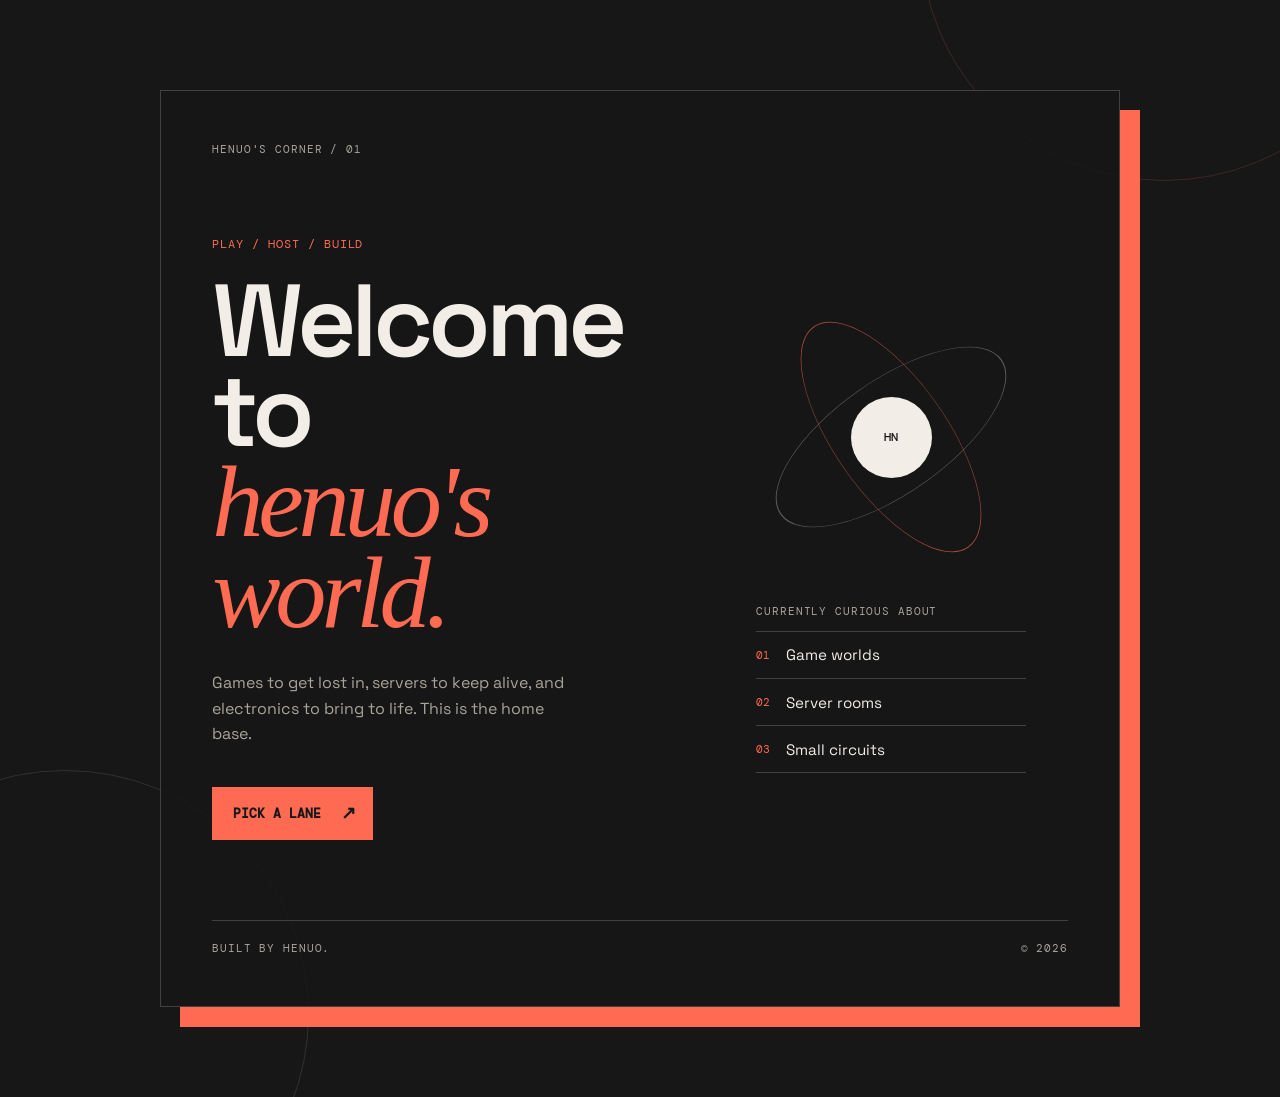
<file: Index.html>
<!DOCTYPE html>
<html lang="en">
  <head>
    <meta charset="UTF-8" />
    <meta name="viewport" content="width=device-width, initial-scale=1.0" />
    <meta name="description" content="The personal corner of henuo: games, servers, and electronics." />
    <title>henuo / Play, host, build</title>
    <link rel="stylesheet" href="CSS/style.css" />
    <script src="JS/script.js" defer></script>
  </head>
  <body>
    <main class="page-shell">
      <section class="welcome-panel" aria-labelledby="page-title">
        <div class="panel-topline">
          <span class="eyebrow">henuo's corner / 01</span>
        </div>

        <div class="content-grid">
          <div class="intro">
            <p class="kicker">Play / host / build</p>
            <h1 id="page-title">Welcome to<br /><em>henuo's world.</em></h1>
            <p class="intro-copy">
              Games to get lost in, servers to keep alive, and electronics to
              bring to life. This is the home base.
            </p>
            <a class="action-button" href="HTML/explore.html">
              <span>Pick a lane</span>
              <span class="button-arrow" aria-hidden="true">&#8599;</span>
            </a>
          </div>

          <div class="identity-mark">
            <div class="orbital-mark" aria-hidden="true">
              <span class="orbit orbit-one"></span>
              <span class="orbit orbit-two"></span>
              <span class="core">HN</span>
            </div>
            <p class="identity-label">Currently curious about</p>
            <ul class="interest-list">
              <li><span>01</span>Game worlds</li>
              <li><span>02</span>Server rooms</li>
              <li><span>03</span>Small circuits</li>
            </ul>
          </div>
        </div>

        <footer class="panel-footer">
          <span>Built by henuo.</span>
          <span>&copy; <span id="year"></span></span>
        </footer>
      </section>
    </main>
  </body>
</html>
</file>
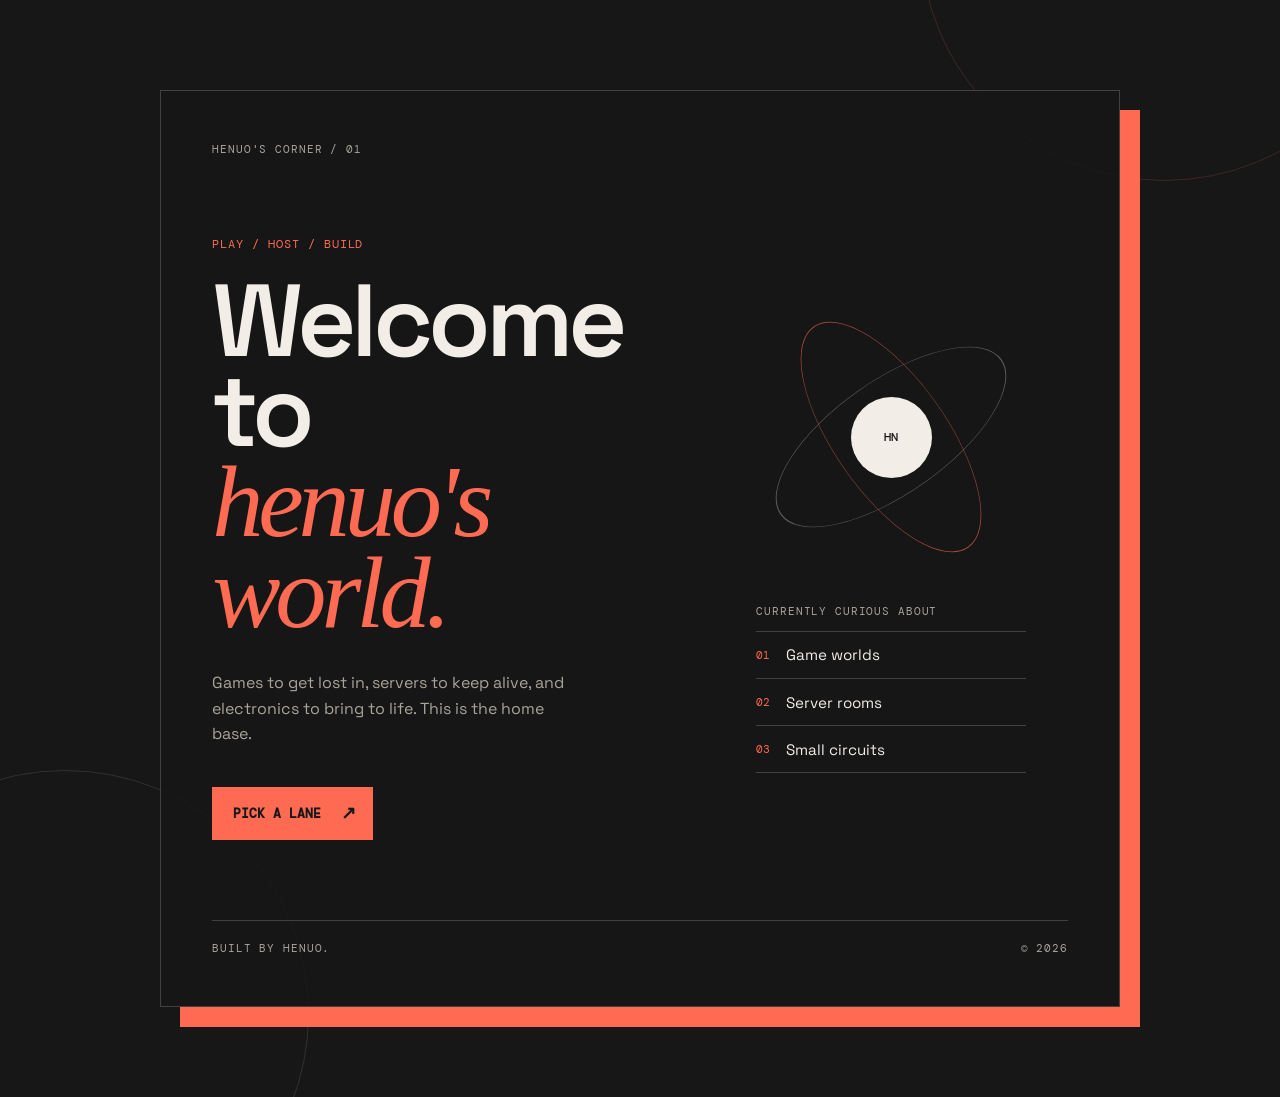
<file: index.html>
<!DOCTYPE html>
<html lang="en">
  <head>
    <meta charset="UTF-8" />
    <meta name="viewport" content="width=device-width, initial-scale=1.0" />
    <meta name="description" content="The personal corner of henuo: games, servers, and electronics." />
    <title>henuo / Play, host, build</title>
    <link rel="stylesheet" href="CSS/style.css" />
    <script src="JS/script.js" defer></script>
  </head>
  <body>
    <main class="page-shell">
      <section class="welcome-panel" aria-labelledby="page-title">
        <div class="panel-topline">
          <span class="eyebrow">henuo's corner / 01</span>
        </div>

        <div class="content-grid">
          <div class="intro">
            <p class="kicker">Play / host / build</p>
            <h1 id="page-title">Welcome to<br /><em>henuo's world.</em></h1>
            <p class="intro-copy">
              Games to get lost in, servers to keep alive, and electronics to
              bring to life. This is the home base.
            </p>
            <a class="action-button" href="HTML/explore.html">
              <span>Pick a lane</span>
              <span class="button-arrow" aria-hidden="true">&#8599;</span>
            </a>
          </div>

          <div class="identity-mark">
            <div class="orbital-mark" aria-hidden="true">
              <span class="orbit orbit-one"></span>
              <span class="orbit orbit-two"></span>
              <span class="core">HN</span>
            </div>
            <p class="identity-label">Currently curious about</p>
            <ul class="interest-list">
              <li><span>01</span>Game worlds</li>
              <li><span>02</span>Server rooms</li>
              <li><span>03</span>Small circuits</li>
            </ul>
          </div>
        </div>

        <footer class="panel-footer">
          <span>Built by henuo.</span>
          <span>&copy; <span id="year"></span></span>
        </footer>
      </section>
    </main>
  </body>
</html>
</file>
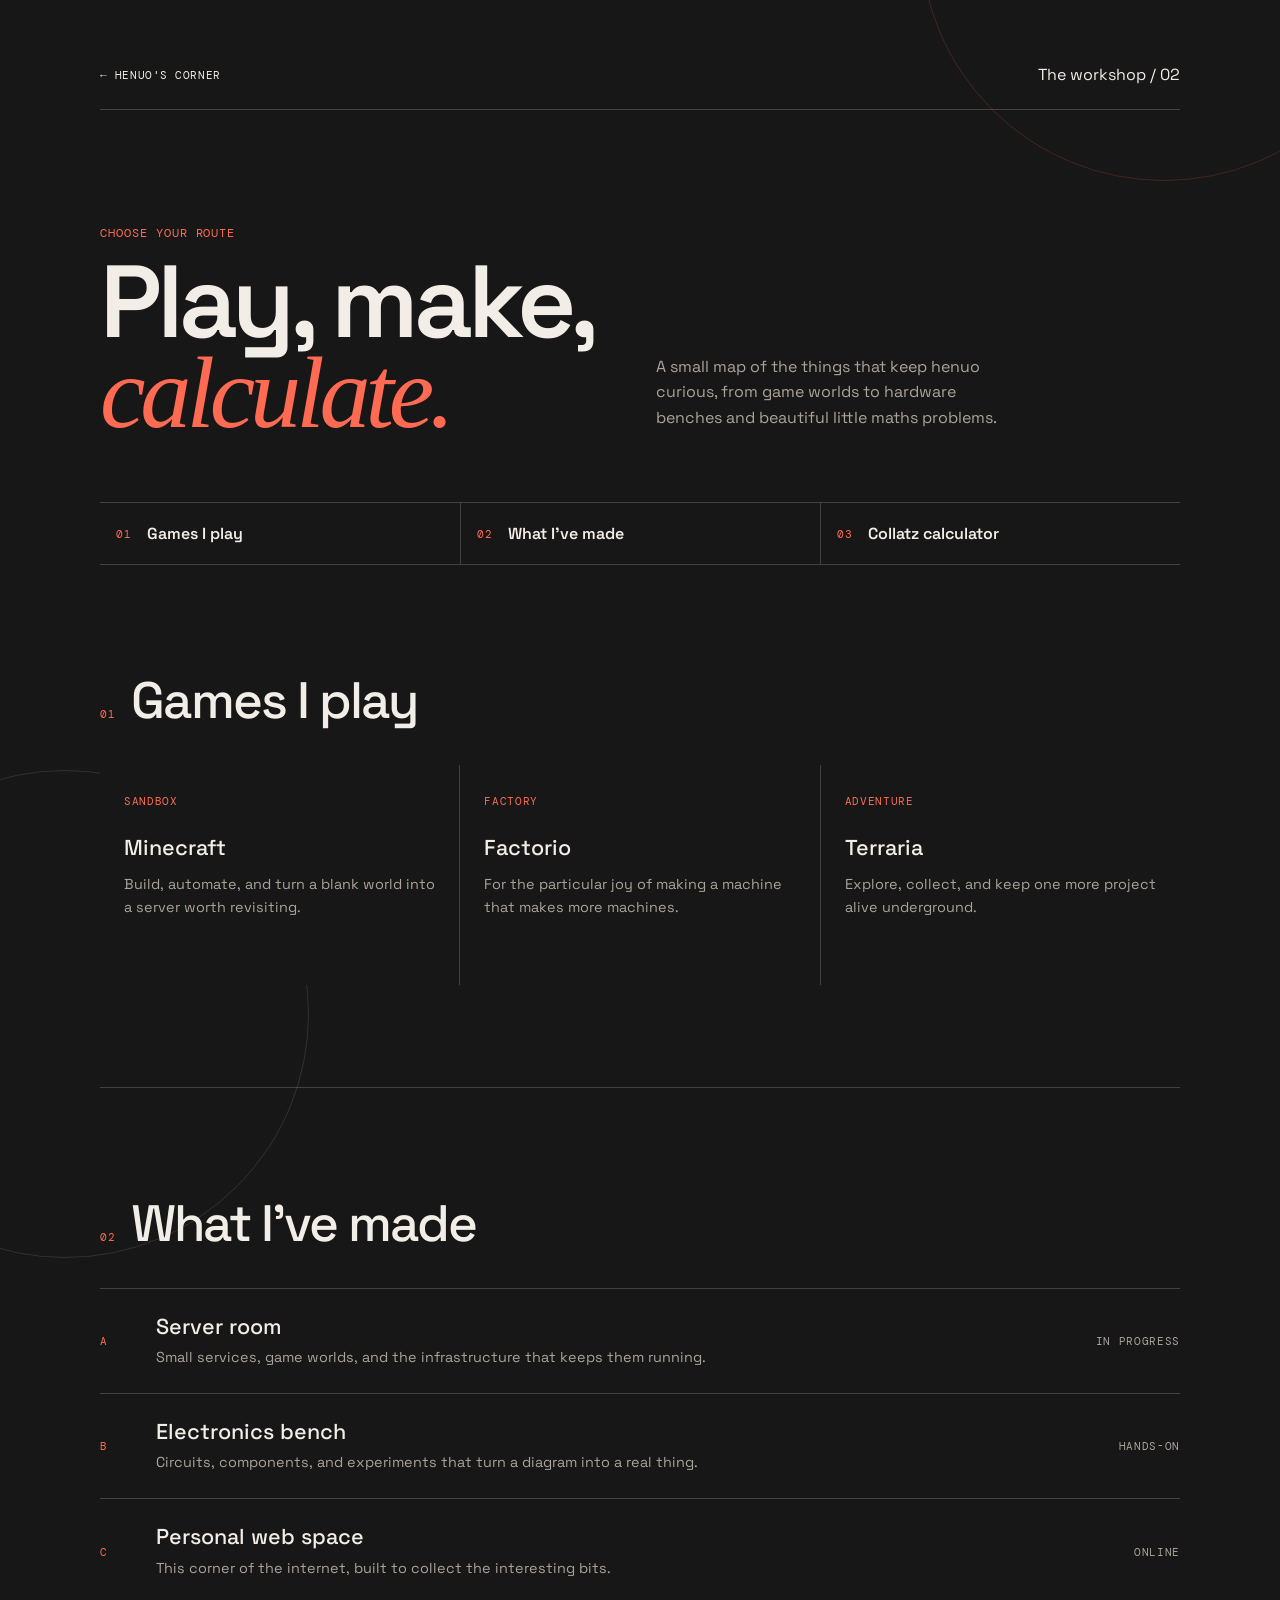
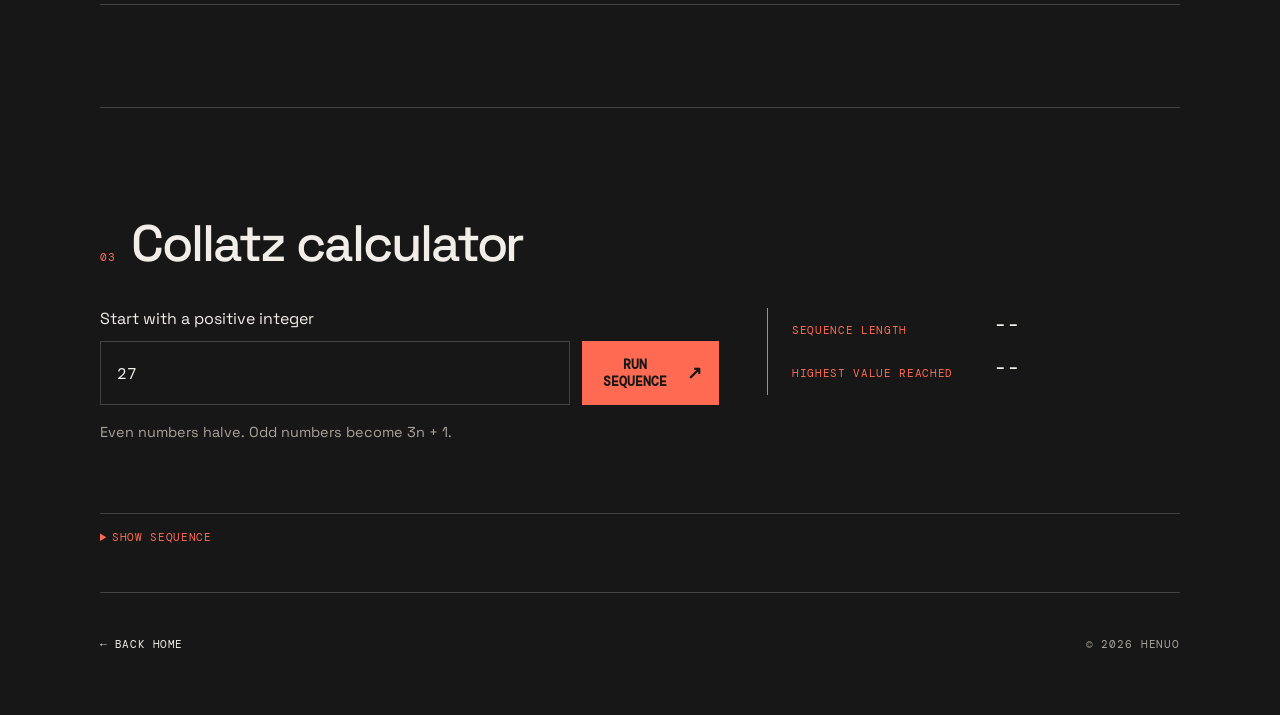
<file: HTML/explore.html>
<!DOCTYPE html>
<html lang="en">
  <head>
    <meta charset="UTF-8" />
    <meta name="viewport" content="width=device-width, initial-scale=1.0" />
    <meta name="description" content="Games, projects, and a Collatz calculator from henuo." />
    <title>henuo / The workshop</title>
    <link rel="stylesheet" href="../CSS/style.css" />
    <script src="../JS/explore.js" defer></script>
  </head>
  <body>
    <main class="page-shell explore-shell">
      <div class="explore-page">
        <header class="explore-header">
          <a class="back-link" href="../index.html">&#8592; henuo's corner</a>
          <span class="eyebrow">The workshop / 02</span>
        </header>

        <div class="explore-intro">
          <p class="kicker">Choose your route</p>
          <h1>Play, make,<br /><em>calculate.</em></h1>
          <p class="intro-copy">
            A small map of the things that keep henuo curious, from game worlds
            to hardware benches and beautiful little maths problems.
          </p>
        </div>

        <nav class="section-nav" aria-label="Workshop sections">
          <a href="#games"><span>01</span>Games I play</a>
          <a href="#made"><span>02</span>What I've made</a>
          <a href="#collatz"><span>03</span>Collatz calculator</a>
        </nav>

        <div class="workshop-sections">
          <section class="workshop-section" id="games" aria-labelledby="games-title">
            <div class="section-heading">
              <span class="section-number">01</span>
              <h2 id="games-title">Games I play</h2>
            </div>
            <div class="item-grid">
              <article class="item-card">
                <span class="item-tag">Sandbox</span>
                <h3>Minecraft</h3>
                <p>Build, automate, and turn a blank world into a server worth revisiting.</p>
              </article>
              <article class="item-card">
                <span class="item-tag">Factory</span>
                <h3>Factorio</h3>
                <p>For the particular joy of making a machine that makes more machines.</p>
              </article>
              <article class="item-card">
                <span class="item-tag">Adventure</span>
                <h3>Terraria</h3>
                <p>Explore, collect, and keep one more project alive underground.</p>
              </article>
            </div>
          </section>

          <section class="workshop-section" id="made" aria-labelledby="made-title">
            <div class="section-heading">
              <span class="section-number">02</span>
              <h2 id="made-title">What I've made</h2>
            </div>
            <div class="project-list">
              <article class="project-row">
                <span class="project-index">A</span>
                <div><h3>Server room</h3><p>Small services, game worlds, and the infrastructure that keeps them running.</p></div>
                <span class="project-status">In progress</span>
              </article>
              <article class="project-row">
                <span class="project-index">B</span>
                <div><h3>Electronics bench</h3><p>Circuits, components, and experiments that turn a diagram into a real thing.</p></div>
                <span class="project-status">Hands-on</span>
              </article>
              <article class="project-row">
                <span class="project-index">C</span>
                <div><h3>Personal web space</h3><p>This corner of the internet, built to collect the interesting bits.</p></div>
                <span class="project-status">Online</span>
              </article>
            </div>
          </section>

          <section class="workshop-section calculator-section" id="collatz" aria-labelledby="collatz-title">
            <div class="section-heading">
              <span class="section-number">03</span>
              <h2 id="collatz-title">Collatz calculator</h2>
            </div>
            <div class="calculator-layout">
              <form class="calculator-form" id="collatz-form">
                <label for="collatz-input">Start with a positive integer</label>
                <div class="input-row">
                  <input id="collatz-input" name="number" type="number" min="1" step="1" value="27" required />
                  <button class="action-button" type="submit"><span>Run sequence</span><span class="button-arrow" aria-hidden="true">&#8599;</span></button>
                </div>
                <p class="calculator-help">Even numbers halve. Odd numbers become 3n + 1.</p>
                <p class="calculator-error" id="calculator-error" aria-live="polite"></p>
              </form>
              <div class="calculator-result" aria-live="polite">
                <p class="result-label">Sequence length</p>
                <strong id="sequence-length">--</strong>
                <p class="result-label">Highest value reached</p>
                <strong id="highest-value">--</strong>
              </div>
            </div>
            <details class="sequence-details">
              <summary>Show sequence</summary>
              <p id="sequence-output">Enter a number to see the sequence.</p>
            </details>
          </section>
        </div>

        <footer class="panel-footer">
          <a class="back-link" href="../index.html">&#8592; Back home</a>
          <span>&copy; <span id="year"></span> henuo</span>
        </footer>
      </div>
    </main>
  </body>
</html>
</file>
<file: CSS/style.css>
@import url("https://fonts.googleapis.com/css2?family=DM+Mono:wght@400;500&family=Space+Grotesk:wght@400;500;600;700&display=swap");

:root {
  --ink: #171717;
  --paper: #f2eee7;
  --coral: #ff6b52;
  --muted: #aaa49a;
  --line: rgba(242, 238, 231, 0.2);
}

* {
  box-sizing: border-box;
}

body {
  margin: 0;
  min-width: 320px;
  min-height: 100vh;
  color: var(--paper);
  background: var(--ink);
  font-family: "Space Grotesk", "Trebuchet MS", sans-serif;
}

body::before,
body::after {
  position: fixed;
  z-index: 0;
  display: block;
  width: 38vw;
  height: 38vw;
  border: 1px solid rgba(255, 107, 82, 0.18);
  border-radius: 50%;
  content: "";
  pointer-events: none;
}

body::before {
  top: -24vw;
  right: -10vw;
}

body::after {
  bottom: -28vw;
  left: -14vw;
  border-color: rgba(242, 238, 231, 0.12);
}

.page-shell {
  position: relative;
  z-index: 1;
  display: grid;
  min-height: 100vh;
  padding: 7vw;
  place-items: center;
}

.welcome-panel {
  width: min(100%, 960px);
  min-height: min(680px, 78vh);
  padding: clamp(1.5rem, 4vw, 3.5rem);
  border: 1px solid var(--line);
  background: rgba(23, 23, 23, 0.82);
  box-shadow: 20px 20px 0 var(--coral);
  display: flex;
  flex-direction: column;
  justify-content: space-between;
  animation: arrive 700ms ease-out both;
}

.panel-topline,
.panel-footer {
  display: flex;
  justify-content: space-between;
  align-items: center;
  color: var(--muted);
  font-family: "DM Mono", monospace;
  font-size: 0.68rem;
  letter-spacing: 0.08em;
  text-transform: uppercase;
}

.content-grid {
  display: grid;
  grid-template-columns: minmax(0, 1fr) 0.75fr;
  gap: 2rem;
  align-items: center;
  padding: 5rem 0;
}

.kicker {
  margin: 0 0 1.5rem;
  color: var(--coral);
  font-family: "DM Mono", monospace;
  font-size: 0.75rem;
  letter-spacing: 0.08em;
  text-transform: uppercase;
}

h1 {
  max-width: 680px;
  margin: 0;
  font-size: clamp(3.5rem, 8vw, 7.5rem);
  font-weight: 600;
  letter-spacing: -0.05em;
  line-height: 0.88;
}

h1 em {
  color: var(--coral);
  font-family: Georgia, serif;
  font-weight: 400;
}

.intro-copy {
  max-width: 360px;
  margin: 2rem 0 2.5rem;
  color: var(--muted);
  font-size: 1rem;
  line-height: 1.6;
}

.action-button {
  display: inline-flex;
  gap: 1.25rem;
  align-items: center;
  border: 1px solid var(--coral);
  padding: 0.9rem 1rem 0.9rem 1.25rem;
  color: var(--ink);
  background: var(--coral);
  cursor: pointer;
  font: 600 0.8rem "DM Mono", monospace;
  text-decoration: none;
  text-transform: uppercase;
  transition: background 180ms ease, color 180ms ease, transform 180ms ease;
}

.action-button:hover,
.action-button:focus-visible {
  color: var(--paper);
  background: transparent;
  outline: none;
  transform: translate(4px, -4px);
}

.button-arrow {
  font-size: 1.1rem;
}

.response {
  min-height: 1.2em;
  margin: 1rem 0 0;
  color: var(--paper);
  font-size: 0.85rem;
}

.orbital-mark {
  position: relative;
  width: min(30vw, 270px);
  aspect-ratio: 1;
  margin: auto;
  animation: drift 8s ease-in-out infinite;
}

.identity-mark {
  width: min(100%, 270px);
  margin: auto;
}

.identity-label {
  margin: 2rem 0 0.8rem;
  color: var(--muted);
  font-family: "DM Mono", monospace;
  font-size: 0.68rem;
  letter-spacing: 0.08em;
  text-transform: uppercase;
}

.interest-list {
  margin: 0;
  padding: 0;
  border-top: 1px solid var(--line);
  list-style: none;
}

.interest-list li {
  display: flex;
  gap: 1rem;
  align-items: center;
  padding: 0.85rem 0;
  border-bottom: 1px solid var(--line);
  font-size: 0.95rem;
}

.interest-list li span {
  color: var(--coral);
  font: 0.68rem "DM Mono", monospace;
}

.orbit {
  position: absolute;
  inset: 0;
  border: 1px solid rgba(242, 238, 231, 0.35);
  border-radius: 50%;
  transform: rotate(-35deg) scaleY(0.42);
}

.orbit-two {
  transform: rotate(55deg) scaleY(0.42);
  border-color: rgba(255, 107, 82, 0.65);
}

.core {
  position: absolute;
  inset: 35%;
  display: grid;
  border-radius: 50%;
  color: var(--ink);
  background: var(--paper);
  place-items: center;
  font: 500 0.75rem "DM Mono", monospace;
}

.panel-footer {
  padding-top: 1.25rem;
  border-top: 1px solid var(--line);
}

.explore-shell {
  display: block;
  padding: clamp(1.5rem, 5vw, 5rem) 7vw;
}

.explore-page {
  width: min(100%, 1080px);
  margin: 0 auto;
  animation: arrive 700ms ease-out both;
}

.explore-header {
  display: flex;
  justify-content: space-between;
  align-items: center;
  padding-bottom: 1.5rem;
  border-bottom: 1px solid var(--line);
}

.back-link {
  color: var(--paper);
  font: 0.7rem "DM Mono", monospace;
  letter-spacing: 0.05em;
  text-decoration: none;
  text-transform: uppercase;
}

.back-link:hover,
.back-link:focus-visible {
  color: var(--coral);
}

.explore-intro {
  display: grid;
  grid-template-columns: 1fr 1fr;
  gap: 2rem;
  align-items: end;
  padding: clamp(4rem, 9vw, 8rem) 0 4rem;
}

.explore-intro .kicker {
  grid-column: 1 / -1;
  margin-bottom: -1rem;
}

.explore-intro h1 {
  margin: 0;
}

.explore-intro .intro-copy {
  margin: 0 0 0.5rem;
}

.section-nav {
  display: grid;
  grid-template-columns: repeat(3, 1fr);
  border-top: 1px solid var(--line);
  border-bottom: 1px solid var(--line);
}

.section-nav a {
  display: flex;
  gap: 1rem;
  align-items: center;
  padding: 1.25rem 1rem;
  color: var(--paper);
  font-weight: 600;
  text-decoration: none;
  transition: color 180ms ease, background 180ms ease;
}

.section-nav a + a {
  border-left: 1px solid var(--line);
}

.section-nav a:hover,
.section-nav a:focus-visible {
  color: var(--ink);
  background: var(--coral);
}

.section-nav span,
.section-number,
.item-tag,
.project-status,
.project-index,
.result-label {
  color: var(--coral);
  font: 0.68rem "DM Mono", monospace;
  letter-spacing: 0.06em;
  text-transform: uppercase;
}

.workshop-section {
  padding: clamp(4rem, 8vw, 7rem) 0;
  border-bottom: 1px solid var(--line);
  scroll-margin-top: 2rem;
}

.section-heading {
  display: flex;
  gap: 1rem;
  align-items: baseline;
  margin-bottom: 2rem;
}

.section-heading h2 {
  margin: 0;
  font-size: clamp(2rem, 4vw, 3.5rem);
  font-weight: 500;
  letter-spacing: -0.04em;
}

.item-grid {
  display: grid;
  grid-template-columns: repeat(3, 1fr);
  gap: 1px;
  background: var(--line);
}

.item-card {
  min-height: 220px;
  padding: 1.5rem;
  background: var(--ink);
}

.item-card h3,
.project-row h3 {
  margin: 1.5rem 0 0.75rem;
  font-size: 1.35rem;
  font-weight: 500;
}

.item-card p,
.project-row p,
.calculator-help {
  margin: 0;
  color: var(--muted);
  font-size: 0.9rem;
  line-height: 1.6;
}

.project-list {
  border-top: 1px solid var(--line);
}

.project-row {
  display: grid;
  grid-template-columns: 2rem 1fr auto;
  gap: 1.5rem;
  align-items: center;
  padding: 1.5rem 0;
  border-bottom: 1px solid var(--line);
}

.project-row h3 {
  margin: 0 0 0.4rem;
}

.project-status {
  color: var(--muted);
}

.calculator-section {
  padding-bottom: 3rem;
}

.calculator-layout {
  display: grid;
  grid-template-columns: 1.2fr 0.8fr;
  gap: 3rem;
  align-items: start;
}

.calculator-form label {
  display: block;
  margin-bottom: 0.75rem;
  font-size: 1rem;
}

.input-row {
  display: flex;
  gap: 0.75rem;
}

.input-row input {
  min-width: 0;
  width: 100%;
  border: 1px solid var(--line);
  padding: 0.9rem 1rem;
  color: var(--paper);
  background: transparent;
  font: 1rem "DM Mono", monospace;
}

.input-row input:focus {
  border-color: var(--coral);
  outline: none;
}

.calculator-help {
  margin-top: 1rem;
}

.calculator-error {
  min-height: 1.2em;
  margin: 0.75rem 0 0;
  color: var(--coral);
  font-size: 0.85rem;
}

.calculator-result {
  display: grid;
  grid-template-columns: 1fr 1fr;
  gap: 0.5rem 1rem;
  border-left: 1px solid var(--coral);
  padding: 0.25rem 0 0.25rem 1.5rem;
}

.calculator-result strong {
  min-width: 0;
  overflow-wrap: anywhere;
  font: 1.3rem "DM Mono", monospace;
}

.sequence-details {
  margin-top: 2.5rem;
  border-top: 1px solid var(--line);
  padding-top: 1rem;
}

.sequence-details summary {
  cursor: pointer;
  color: var(--coral);
  font: 0.7rem "DM Mono", monospace;
  letter-spacing: 0.06em;
  text-transform: uppercase;
}

.sequence-details p {
  max-height: 130px;
  overflow: auto;
  color: var(--muted);
  font: 0.8rem/1.8 "DM Mono", monospace;
  overflow-wrap: anywhere;
}

.explore-page > .panel-footer {
  margin-top: 1.5rem;
  border-top: 0;
}

@keyframes arrive {
  from { opacity: 0; transform: translateY(20px); }
  to { opacity: 1; transform: translateY(0); }
}

@keyframes drift {
  0%, 100% { transform: rotate(0deg) translateY(0); }
  50% { transform: rotate(8deg) translateY(-8px); }
}

@media (max-width: 650px) {
  .page-shell {
    padding: 1.5rem 1.25rem;
  }

  .welcome-panel {
    min-height: calc(100vh - 3rem);
    box-shadow: 10px 10px 0 var(--coral);
  }

  .content-grid {
    grid-template-columns: 1fr;
    gap: 3rem;
    padding: 4rem 0;
  }

  .orbital-mark {
    width: min(48vw, 210px);
  }

  .identity-mark {
    width: min(100%, 300px);
  }

  .explore-shell {
    padding: 1.5rem 1.25rem;
  }

  .explore-intro {
    display: block;
    padding: 4rem 0 3rem;
  }

  .explore-intro .kicker {
    margin-bottom: 1.5rem;
  }

  .explore-intro .intro-copy {
    margin-top: 2rem;
  }

  .section-nav,
  .item-grid,
  .calculator-layout {
    grid-template-columns: 1fr;
  }

  .section-nav a + a {
    border-top: 1px solid var(--line);
    border-left: 0;
  }

  .item-card {
    min-height: 0;
  }

  .project-row {
    grid-template-columns: 2rem 1fr;
  }

  .project-status {
    grid-column: 2;
  }

  .input-row {
    align-items: stretch;
    flex-direction: column;
  }

  .calculator-result {
    margin-top: 1rem;
  }
}
</file>
